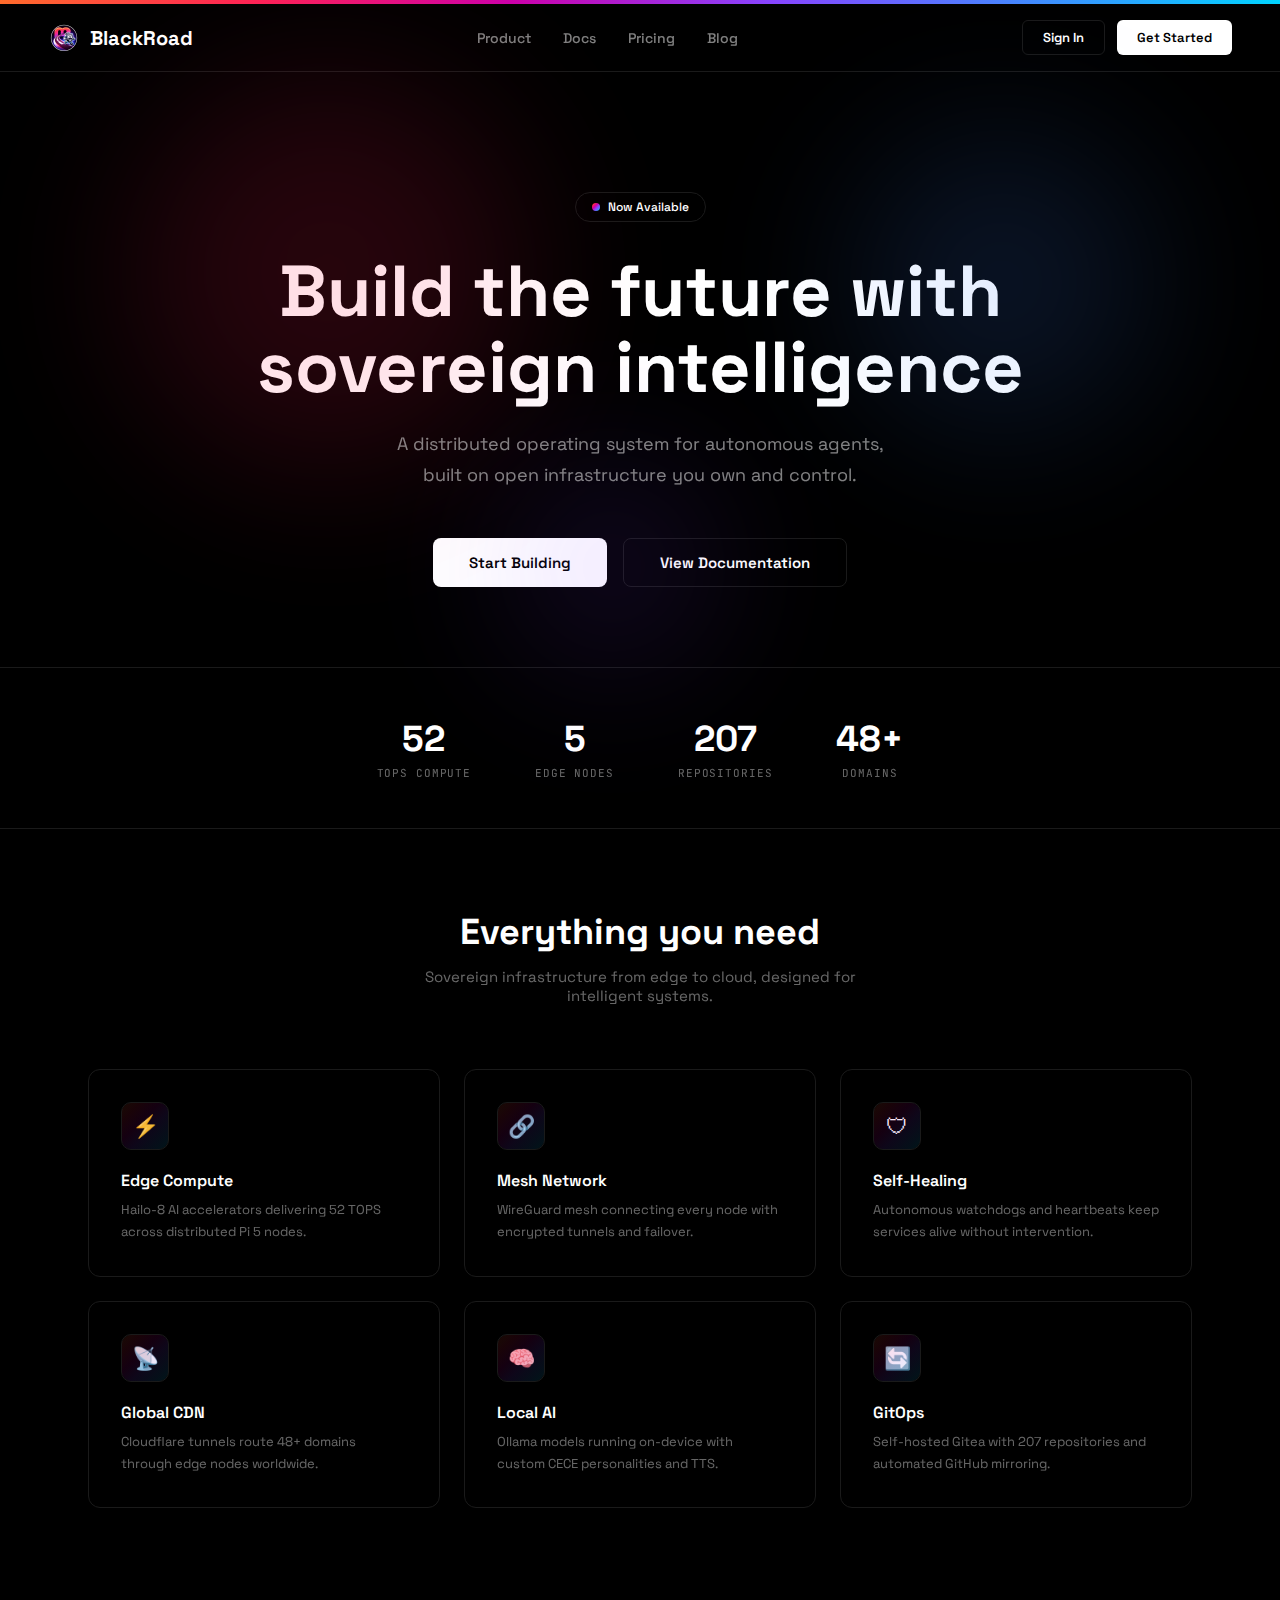
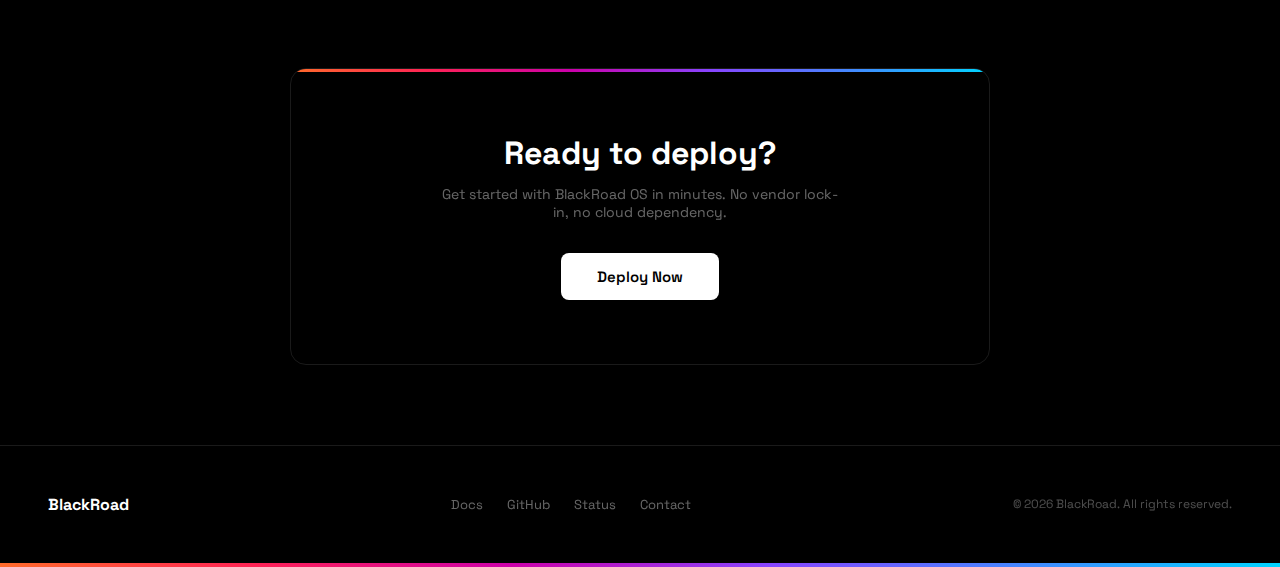
<file: index.html>
<!DOCTYPE html>
<html lang="en">
<head>
<meta charset="UTF-8">
<meta name="viewport" content="width=device-width, initial-scale=1.0">
<title>Landing Hero — BlackRoad Template</title>
<link href="https://fonts.googleapis.com/css2?family=Space+Grotesk:wght@300;400;500;600;700&family=JetBrains+Mono:wght@400;500&display=swap" rel="stylesheet">
<style>
*{margin:0;padding:0;box-sizing:border-box}
html{-webkit-font-smoothing:antialiased;-moz-osx-font-smoothing:grayscale;text-rendering:optimizeLegibility}
img,svg{image-rendering:crisp-edges}
:root{
  --g:linear-gradient(90deg,#FF6B2B,#FF2255,#CC00AA,#8844FF,#4488FF,#00D4FF);
  --g135:linear-gradient(135deg,#FF6B2B,#FF2255,#CC00AA,#8844FF,#4488FF,#00D4FF);
  --bg:#000;--white:#fff;--black:#000;
  --border:#1a1a1a;--muted:#444;--sub:#737373;
  --sg:'Space Grotesk',sans-serif;--jb:'JetBrains Mono',monospace;
}
body{background:var(--bg);color:var(--white);font-family:var(--sg);overflow-x:hidden}

/* ─── GRADIENT BAR ─── */
.grad-bar{height:4px;background:var(--g)}

/* ─── NAV ─── */
nav{display:flex;align-items:center;justify-content:space-between;padding:16px 48px;border-bottom:1px solid var(--border)}
.nav-logo{font-weight:700;font-size:20px;color:var(--white);display:flex;align-items:center;gap:10px}
.nav-logo-mark{width:28px;height:4px;border-radius:2px;background:var(--g)}
.nav-links{display:flex;gap:32px}
.nav-links a{font-size:14px;font-weight:500;color:var(--white);text-decoration:none;opacity:.5;transition:opacity .2s}
.nav-links a:hover{opacity:1}
.nav-actions{display:flex;gap:12px}
.btn-outline{padding:8px 20px;border:1px solid var(--border);border-radius:6px;background:transparent;color:var(--white);font-size:13px;font-weight:600;cursor:pointer;font-family:var(--sg);transition:border-color .2s}
.btn-outline:hover{border-color:#444}
.btn-solid{padding:8px 20px;border:none;border-radius:6px;background:var(--white);color:var(--black);font-size:13px;font-weight:600;cursor:pointer;font-family:var(--sg)}

/* ─── HERO ─── */
.hero{text-align:center;padding:120px 48px 80px;position:relative}
.hero-badge{display:inline-flex;align-items:center;gap:8px;padding:6px 16px;border:1px solid var(--border);border-radius:20px;font-size:12px;font-weight:500;color:var(--white);margin-bottom:32px}
.hero-badge-dot{width:8px;height:8px;border-radius:50%;background:var(--g135)}
.hero h1{font-size:72px;font-weight:700;color:var(--white);line-height:1.05;margin-bottom:24px;max-width:800px;margin-left:auto;margin-right:auto}
.hero p{font-size:18px;color:var(--white);opacity:.5;max-width:520px;margin:0 auto 48px;line-height:1.7}
.hero-cta{display:flex;gap:16px;justify-content:center}
.btn-hero{padding:14px 36px;border:none;border-radius:8px;background:var(--white);color:var(--black);font-size:15px;font-weight:600;cursor:pointer;font-family:var(--sg)}
.btn-hero-outline{padding:14px 36px;border:1px solid var(--border);border-radius:8px;background:transparent;color:var(--white);font-size:15px;font-weight:600;cursor:pointer;font-family:var(--sg);transition:border-color .2s}
.btn-hero-outline:hover{border-color:#444}

/* ─── DECORATIVE SHAPES ─── */
.hero-orb{position:absolute;border-radius:50%;filter:blur(80px);opacity:.15;pointer-events:none}
.hero-orb-1{width:400px;height:400px;background:#FF2255;top:0;left:10%}
.hero-orb-2{width:300px;height:300px;background:#4488FF;top:60px;right:10%}
.hero-orb-3{width:200px;height:200px;background:#8844FF;bottom:0;left:40%}

/* ─── METRICS BAR ─── */
.metrics{display:flex;justify-content:center;gap:64px;padding:48px;border-top:1px solid var(--border);border-bottom:1px solid var(--border)}
.metric{text-align:center}
.metric-value{font-size:36px;font-weight:700;color:var(--white)}
.metric-label{font-family:var(--jb);font-size:11px;color:var(--white);opacity:.4;letter-spacing:.08em;text-transform:uppercase;margin-top:4px}

/* ─── FEATURES ─── */
.features{padding:80px 48px;max-width:1200px;margin:0 auto}
.features-head{text-align:center;margin-bottom:64px}
.features-head h2{font-size:36px;font-weight:700;color:var(--white);margin-bottom:12px}
.features-head p{font-size:15px;color:var(--white);opacity:.4;max-width:460px;margin:0 auto}
.features-grid{display:grid;grid-template-columns:repeat(3,1fr);gap:24px}
.feature-card{border:1px solid var(--border);border-radius:12px;padding:32px;transition:border-color .2s}
.feature-card:hover{border-color:#333}
.feature-icon{width:48px;height:48px;border-radius:10px;display:flex;align-items:center;justify-content:center;margin-bottom:20px;font-size:22px;border:1px solid var(--border);position:relative;overflow:hidden}
.feature-icon::before{content:'';position:absolute;inset:0;background:var(--g135);opacity:.1}
.feature-card h3{font-size:16px;font-weight:600;color:var(--white);margin-bottom:8px}
.feature-card p{font-size:13px;color:var(--white);opacity:.4;line-height:1.7}

/* ─── CTA SECTION ─── */
.cta-section{padding:80px 48px;text-align:center}
.cta-box{max-width:700px;margin:0 auto;padding:64px;border:1px solid var(--border);border-radius:16px;position:relative;overflow:hidden}
.cta-box::before{content:'';position:absolute;top:0;left:0;right:0;height:3px;background:var(--g)}
.cta-box h2{font-size:32px;font-weight:700;color:var(--white);margin-bottom:12px}
.cta-box p{font-size:14px;color:var(--white);opacity:.4;margin-bottom:32px;max-width:400px;margin-left:auto;margin-right:auto}

/* ─── FOOTER ─── */
footer{border-top:1px solid var(--border);padding:48px;display:flex;justify-content:space-between;align-items:center}
.footer-brand{font-weight:700;font-size:16px;color:var(--white)}
.footer-links{display:flex;gap:24px}
.footer-links a{font-size:13px;color:var(--white);opacity:.4;text-decoration:none;transition:opacity .2s}
.footer-links a:hover{opacity:1}
.footer-copy{font-size:12px;color:var(--white);opacity:.3}
.grad-bar-bottom{height:4px;background:var(--g)}

/* ─── RESPONSIVE ─── */
@media(max-width:768px){
  nav{padding:14px 20px;flex-wrap:wrap;gap:12px}
  .nav-links{display:none}
  .hero{padding:80px 20px 60px}
  .hero h1{font-size:40px}
  .hero p{font-size:15px}
  .hero-cta{flex-direction:column;align-items:center}
  .metrics{flex-wrap:wrap;gap:32px;padding:32px 20px}
  .features{padding:48px 20px}
  .features-grid{grid-template-columns:1fr}
  .cta-section{padding:48px 20px}
  footer{flex-direction:column;gap:16px;text-align:center;padding:32px 20px}
}
</style>
</head>
<body>
<div class="grad-bar"></div>

<nav>
  <div class="nav-logo"><img src="blackroad-logo.png" alt="BlackRoad" style="width:32px;height:32px;border-radius:50%"> BlackRoad</div>
  <div class="nav-links">
    <a href="https://blackroad-io.pages.dev">Product</a>
    <a href="https://blackroad-docs-hub.pages.dev">Docs</a>
    <a href="https://blackroad-store.pages.dev">Pricing</a>
    <a href="https://blackroad-ideas.pages.dev">Blog</a>
  </div>
  <div class="nav-actions">
    <button class="btn-outline">Sign In</button>
    <button class="btn-solid">Get Started</button>
  </div>
</nav>

<section class="hero">
  <div class="hero-orb hero-orb-1"></div>
  <div class="hero-orb hero-orb-2"></div>
  <div class="hero-orb hero-orb-3"></div>
  <div class="hero-badge"><div class="hero-badge-dot"></div> Now Available</div>
  <h1>Build the future with sovereign intelligence</h1>
  <p>A distributed operating system for autonomous agents, built on open infrastructure you own and control.</p>
  <div class="hero-cta">
    <button class="btn-hero">Start Building</button>
    <button class="btn-hero-outline">View Documentation</button>
  </div>
</section>

<section class="metrics">
  <div class="metric"><div class="metric-value">52</div><div class="metric-label">TOPS Compute</div></div>
  <div class="metric"><div class="metric-value">5</div><div class="metric-label">Edge Nodes</div></div>
  <div class="metric"><div class="metric-value">207</div><div class="metric-label">Repositories</div></div>
  <div class="metric"><div class="metric-value">48+</div><div class="metric-label">Domains</div></div>
</section>

<section class="features">
  <div class="features-head">
    <h2>Everything you need</h2>
    <p>Sovereign infrastructure from edge to cloud, designed for intelligent systems.</p>
  </div>
  <div class="features-grid">
    <div class="feature-card">
      <div class="feature-icon">⚡</div>
      <h3>Edge Compute</h3>
      <p>Hailo-8 AI accelerators delivering 52 TOPS across distributed Pi 5 nodes.</p>
    </div>
    <div class="feature-card">
      <div class="feature-icon">🔗</div>
      <h3>Mesh Network</h3>
      <p>WireGuard mesh connecting every node with encrypted tunnels and failover.</p>
    </div>
    <div class="feature-card">
      <div class="feature-icon">🛡</div>
      <h3>Self-Healing</h3>
      <p>Autonomous watchdogs and heartbeats keep services alive without intervention.</p>
    </div>
    <div class="feature-card">
      <div class="feature-icon">📡</div>
      <h3>Global CDN</h3>
      <p>Cloudflare tunnels route 48+ domains through edge nodes worldwide.</p>
    </div>
    <div class="feature-card">
      <div class="feature-icon">🧠</div>
      <h3>Local AI</h3>
      <p>Ollama models running on-device with custom CECE personalities and TTS.</p>
    </div>
    <div class="feature-card">
      <div class="feature-icon">🔄</div>
      <h3>GitOps</h3>
      <p>Self-hosted Gitea with 207 repositories and automated GitHub mirroring.</p>
    </div>
  </div>
</section>

<section class="cta-section">
  <div class="cta-box">
    <h2>Ready to deploy?</h2>
    <p>Get started with BlackRoad OS in minutes. No vendor lock-in, no cloud dependency.</p>
    <button class="btn-hero">Deploy Now</button>
  </div>
</section>

<footer>
  <div class="footer-brand">BlackRoad</div>
  <div class="footer-links">
    <a href="https://blackroad-docs-hub.pages.dev">Docs</a>
    <a href="https://github.com/blackboxprogramming">GitHub</a>
    <a href="https://blackroad-status.pages.dev">Status</a>
    <a href="https://support-blackroad-io.pages.dev">Contact</a>
  </div>
  <div class="footer-copy">&copy; 2026 BlackRoad. All rights reserved.</div>
</footer>
<div class="grad-bar-bottom"></div>
</body>
</html>
</file>
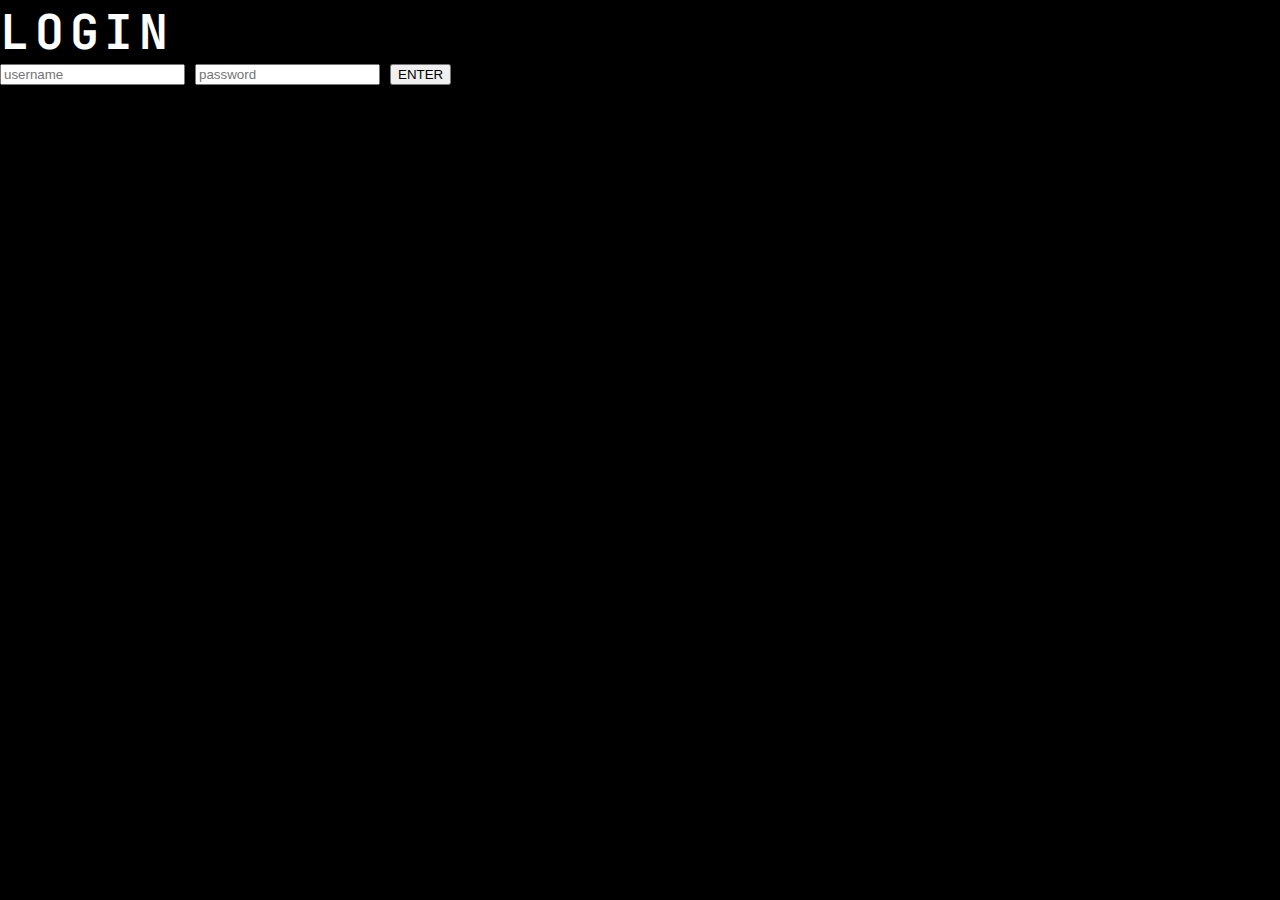
<file: auth/login.html>
<!doctype html>
<html>
<head>
  <meta charset="utf-8">
  <title>Login — BlackRoad</title>
  <link rel="stylesheet" href="/assets/css/style.css">
</head>
<body class="center">

<h1>LOGIN</h1>

<form onsubmit="login(event)">
  <input placeholder="username" required>
  <input type="password" placeholder="password" required>
  <button type="submit">ENTER</button>
</form>

<script src="/assets/js/auth.js"></script>
</body>
</html>
</file>
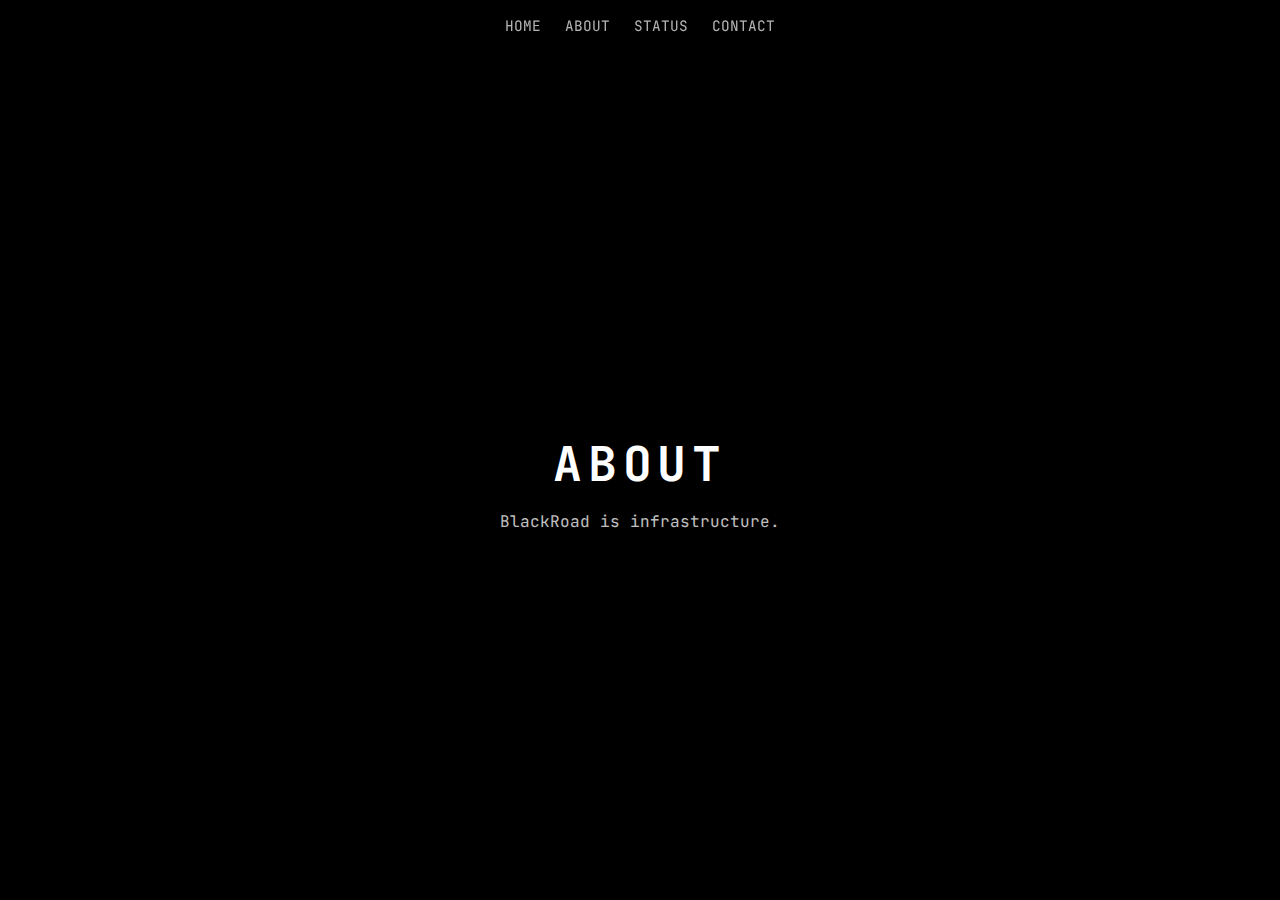
<file: pages/about.html>
<!doctype html>
<html lang="en">
<head>
  <meta charset="utf-8">
  <title>About — BlackRoad</title>
  <meta name="viewport" content="width=device-width, initial-scale=1">
  <link rel="stylesheet" href="../assets/css/style.css">
</head>
<body>
  <nav>
    <a href="/">HOME</a>
    <a href="/pages/about.html">ABOUT</a>
    <a href="/pages/status.html">STATUS</a>
    <a href="/pages/contact.html">CONTACT</a>
  </nav>

  <main>
    <h1>ABOUT</h1>
    <p>BlackRoad is infrastructure.</p>
  </main>
</body>
</html>
</file>
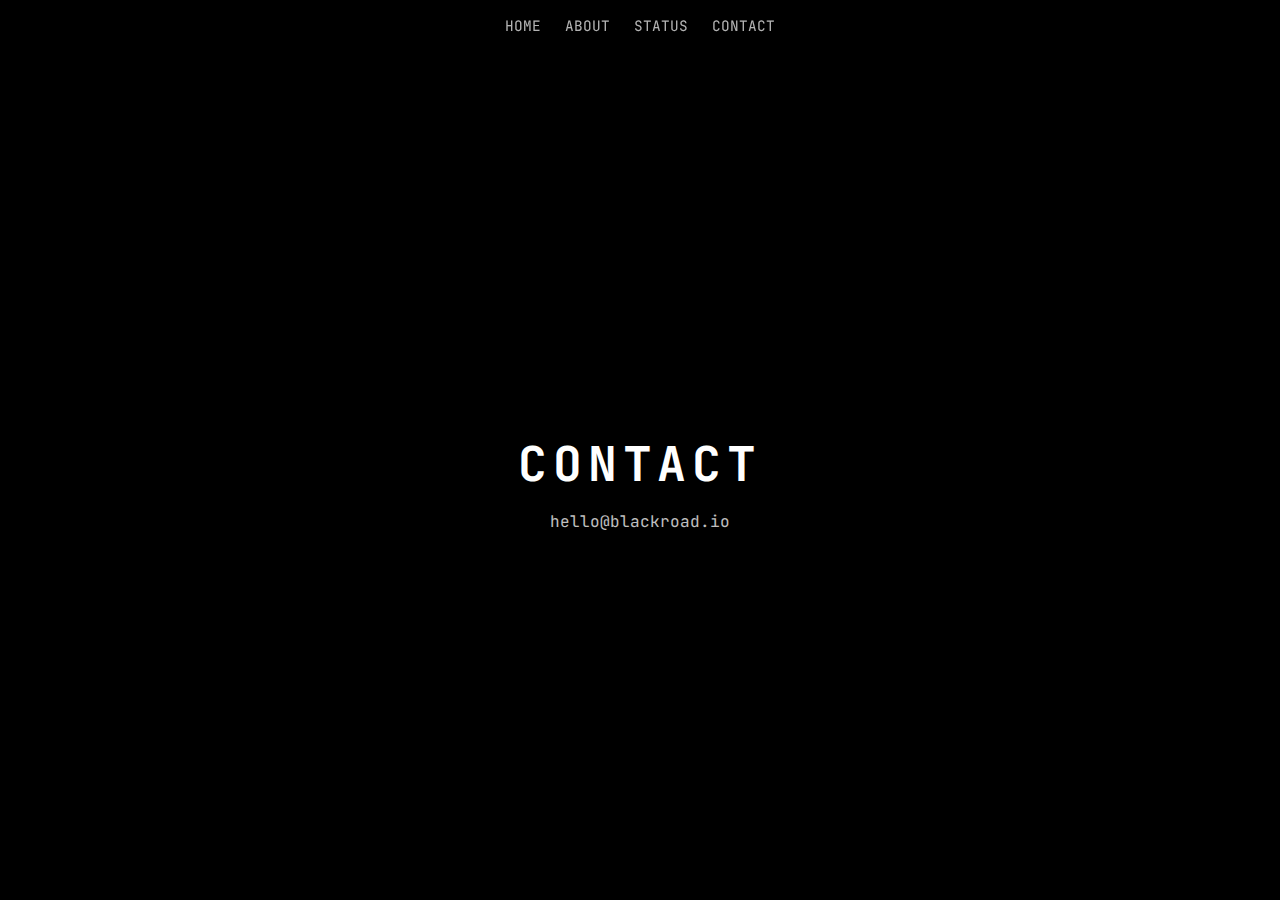
<file: pages/contact.html>
<!doctype html>
<html lang="en">
<head>
  <meta charset="utf-8">
  <title>Contact — BlackRoad</title>
  <meta name="viewport" content="width=device-width, initial-scale=1">
  <link rel="stylesheet" href="../assets/css/style.css">
</head>
<body>
  <nav>
    <a href="/">HOME</a>
    <a href="/pages/about.html">ABOUT</a>
    <a href="/pages/status.html">STATUS</a>
    <a href="/pages/contact.html">CONTACT</a>
  </nav>

  <main>
    <h1>CONTACT</h1>
    <p>hello@blackroad.io</p>
  </main>
</body>
</html>
</file>
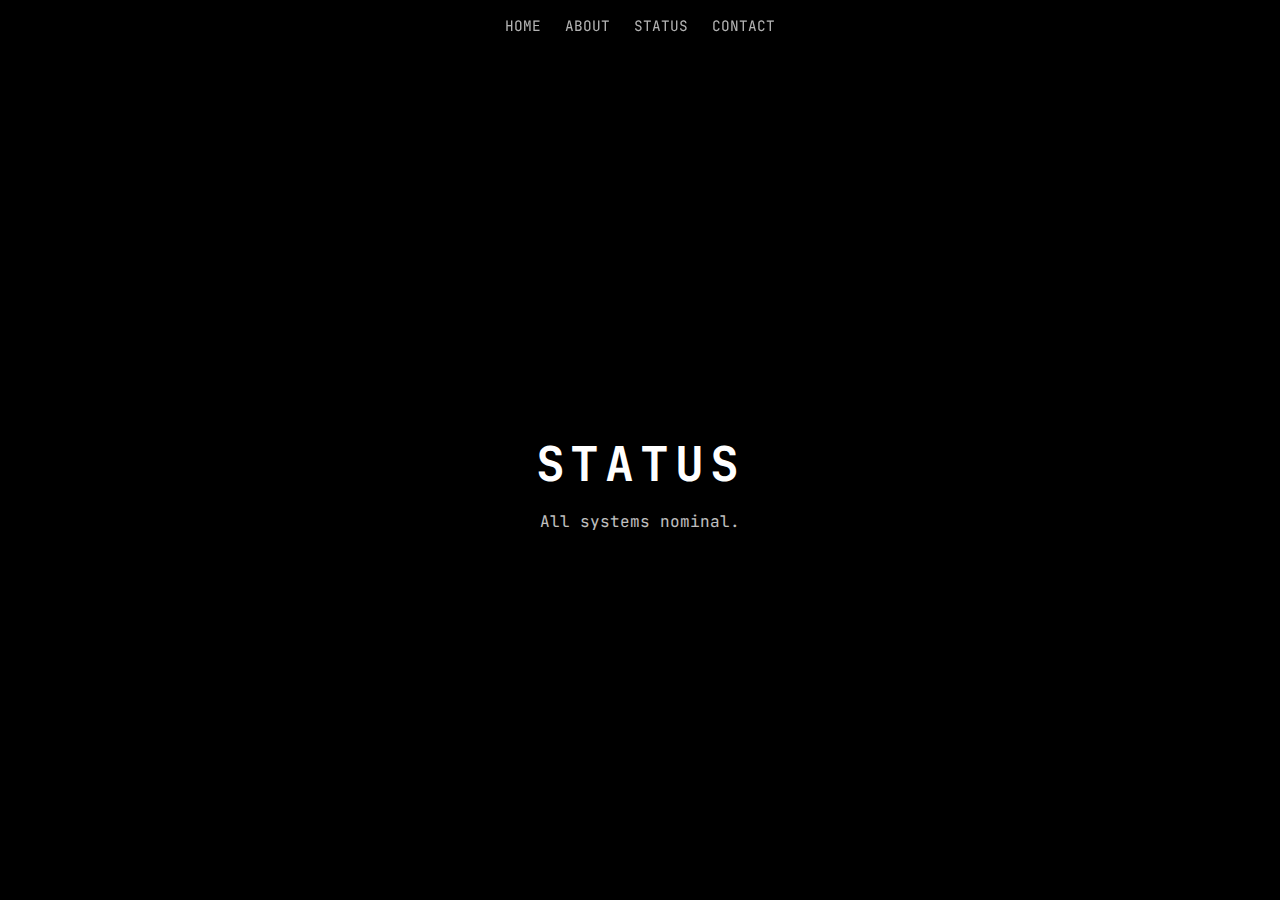
<file: pages/status.html>
<!doctype html>
<html lang="en">
<head>
  <meta charset="utf-8">
  <title>Status — BlackRoad</title>
  <meta name="viewport" content="width=device-width, initial-scale=1">
  <link rel="stylesheet" href="../assets/css/style.css">
</head>
<body>
  <nav>
    <a href="/">HOME</a>
    <a href="/pages/about.html">ABOUT</a>
    <a href="/pages/status.html">STATUS</a>
    <a href="/pages/contact.html">CONTACT</a>
  </nav>

  <main>
    <h1>STATUS</h1>
    <p>All systems nominal.</p>
  </main>
</body>
</html>
</file>
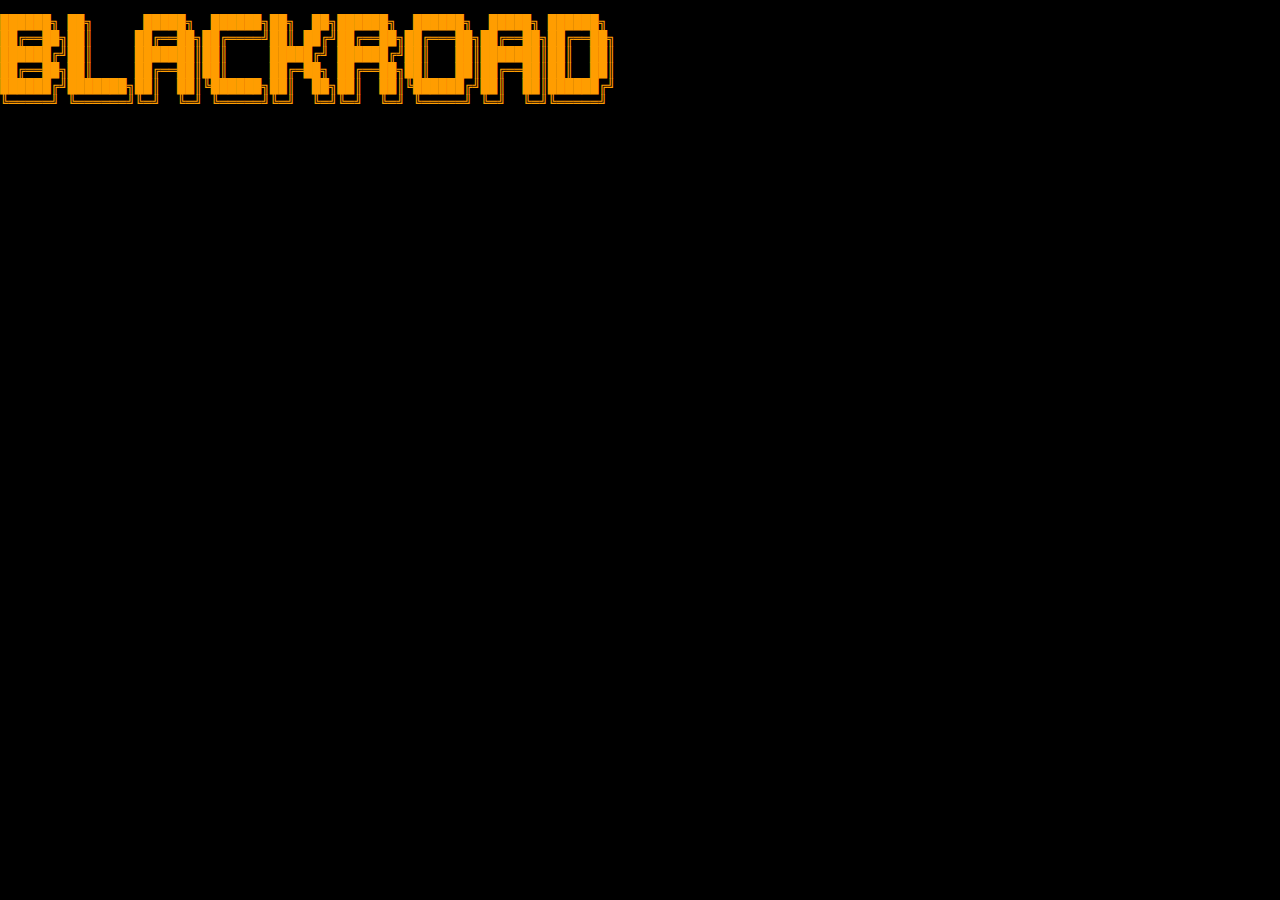
<file: templates/base.html>
<!doctype html>
<html>
<head>
  <meta charset="utf-8">
  <title>BlackRoad</title>
  <link rel="stylesheet" href="/assets/css/theme.css">
</head>
<body>

<div id="banner"></div>

<div style="padding: 32px;">
  <!-- PAGE CONTENT -->
</div>

<script>
fetch("/templates/banner.html")
  .then(r => r.text())
  .then(html => document.getElementById("banner").innerHTML = html);
</script>

</body>
</html>
</file>
<file: assets/css/style.css>
@import url('https://fonts.googleapis.com/css2?family=JetBrains+Mono:wght@400;600&display=swap');

* {
  box-sizing: border-box;
}

html, body {
  margin: 0;
  padding: 0;
  background: #000;
  color: #fff;
  font-family: 'JetBrains Mono', monospace;
}

main {
  min-height: 100vh;
  display: flex;
  flex-direction: column;
  justify-content: center;
  align-items: center;
}

h1 {
  font-size: 3rem;
  letter-spacing: 0.12em;
  margin: 0;
}

p {
  margin-top: 1rem;
  opacity: 0.75;
}

nav {
  position: fixed;
  top: 0;
  width: 100%;
  padding: 16px;
  display: flex;
  gap: 24px;
  justify-content: center;
}

nav a {
  color: #fff;
  text-decoration: none;
  font-size: 0.9rem;
  opacity: 0.7;
}

nav a:hover {
  opacity: 1;
}

main {
  padding-top: 80px;
}
</file>
<file: assets/css/theme.css>
@import url('https://fonts.googleapis.com/css2?family=JetBrains+Mono:wght@400;600&display=swap');

:root {
  --bg: #000000;
  --fg: #ffffff;
  --muted: #9a9a9a;

  /* BlackRoad neon set */
  --br-orange: #FF9D00;
  --br-pink:   #FF0066;
  --br-purple: #7700FF;
  --br-blue:   #0066FF;
}

* {
  box-sizing: border-box;
}

body {
  margin: 0;
  background: var(--bg);
  color: var(--fg);
  font-family: "JetBrains Mono", monospace;
  font-size: 14px;
}

a {
  color: var(--fg);
  text-decoration: none;
}

hr {
  border: none;
  border-top: 1px solid var(--muted);
  margin: 24px 0;
}
</file>
